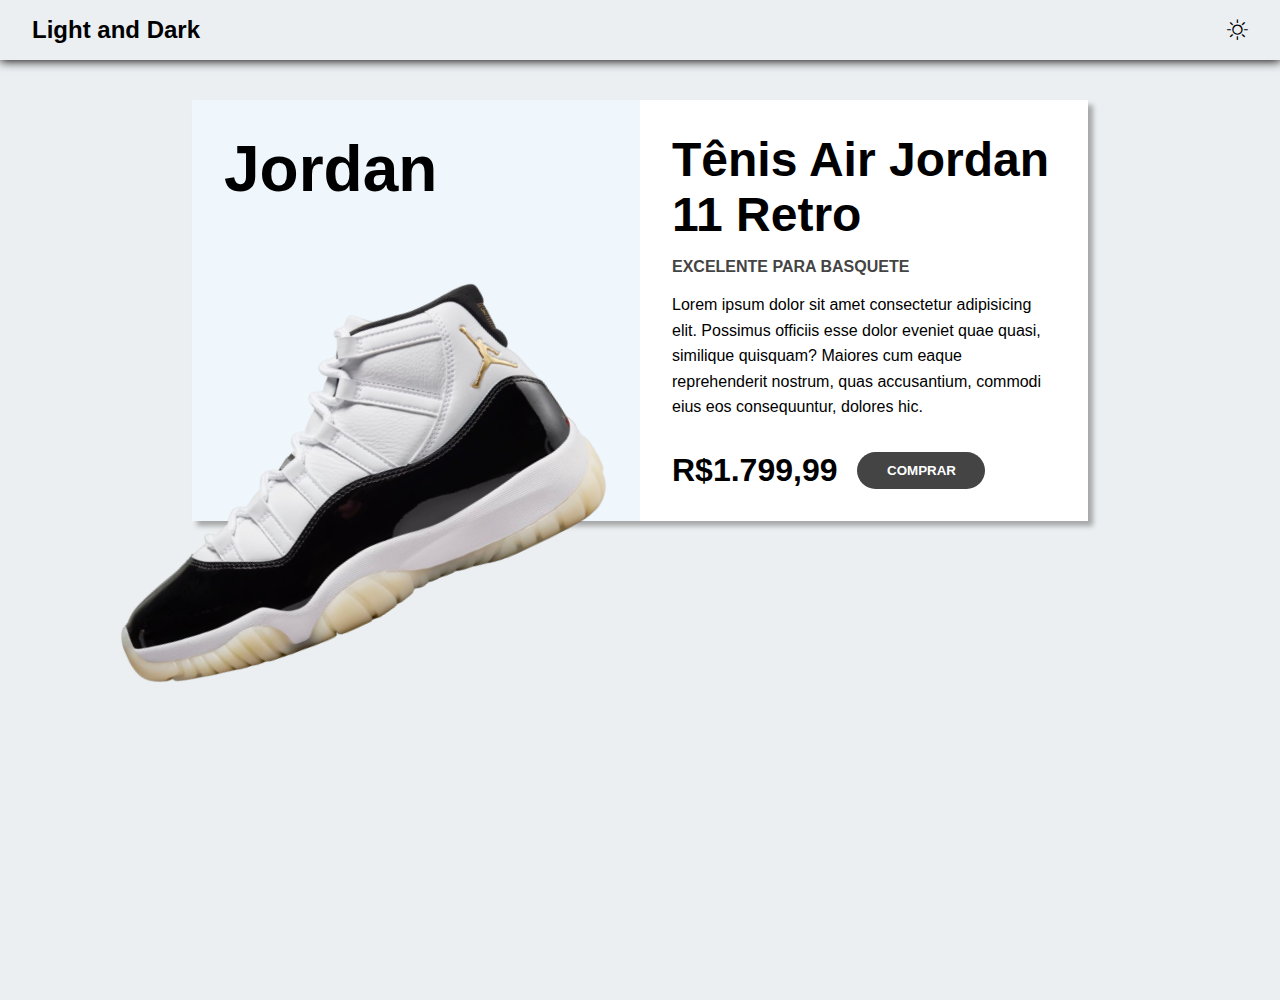
<file: index.html>
<!DOCTYPE html>
<html lang="en">
  <head>
    <meta charset="UTF-8" />
    <meta http-equiv="X-UA-Compatible" content="IE=edge" />
    <meta name="viewport" content="width=device-width, initial-scale=1.0" />
    <title>Dark Mode</title>
    <link
    rel="stylesheet"
    href="https://cdn.jsdelivr.net/npm/bootstrap-icons@1.8.3/font/bootstrap-icons.css"
  />
    <link rel="stylesheet" href="/css/darkmode.css" />
  
  </head>
  <body>
    <header>
      <h2>Light and Dark</h2>
      <div>
        <input type="checkbox" name="change-theme" id="change-theme" />
        <label for="change-theme">
          <i class="bi bi-sun"></i>
          <i class="bi bi-moon"></i
        ></label>
      </div>
    </header>
    <main>
      <div class="card">
        <div class="card-image">
          <span>Jordan</span>
          <img src="/img/tenis-PhotoRoom.png-PhotoRoom.png" alt="Tenis" />
        </div>
        <div class="card-details">
          <h2>Tênis Air Jordan 11 Retro</h2>
          <p class="subtitle">Excelente para basquete</p>
          <p class="description">
            Lorem ipsum dolor sit amet consectetur adipisicing elit. Possimus
            officiis esse dolor eveniet quae quasi, similique quisquam? Maiores
            cum eaque reprehenderit nostrum, quas accusantium, commodi eius eos
            consequuntur, dolores hic.
          </p>
          <div class="price-container">
            <span class="price">R$1.799,99</span>
            <button class="btn">Comprar</button>
          </div>
        </div>
      </div>
    </main>
    <script src="/js/script.js"></script>

  </body>
</html>
</file>
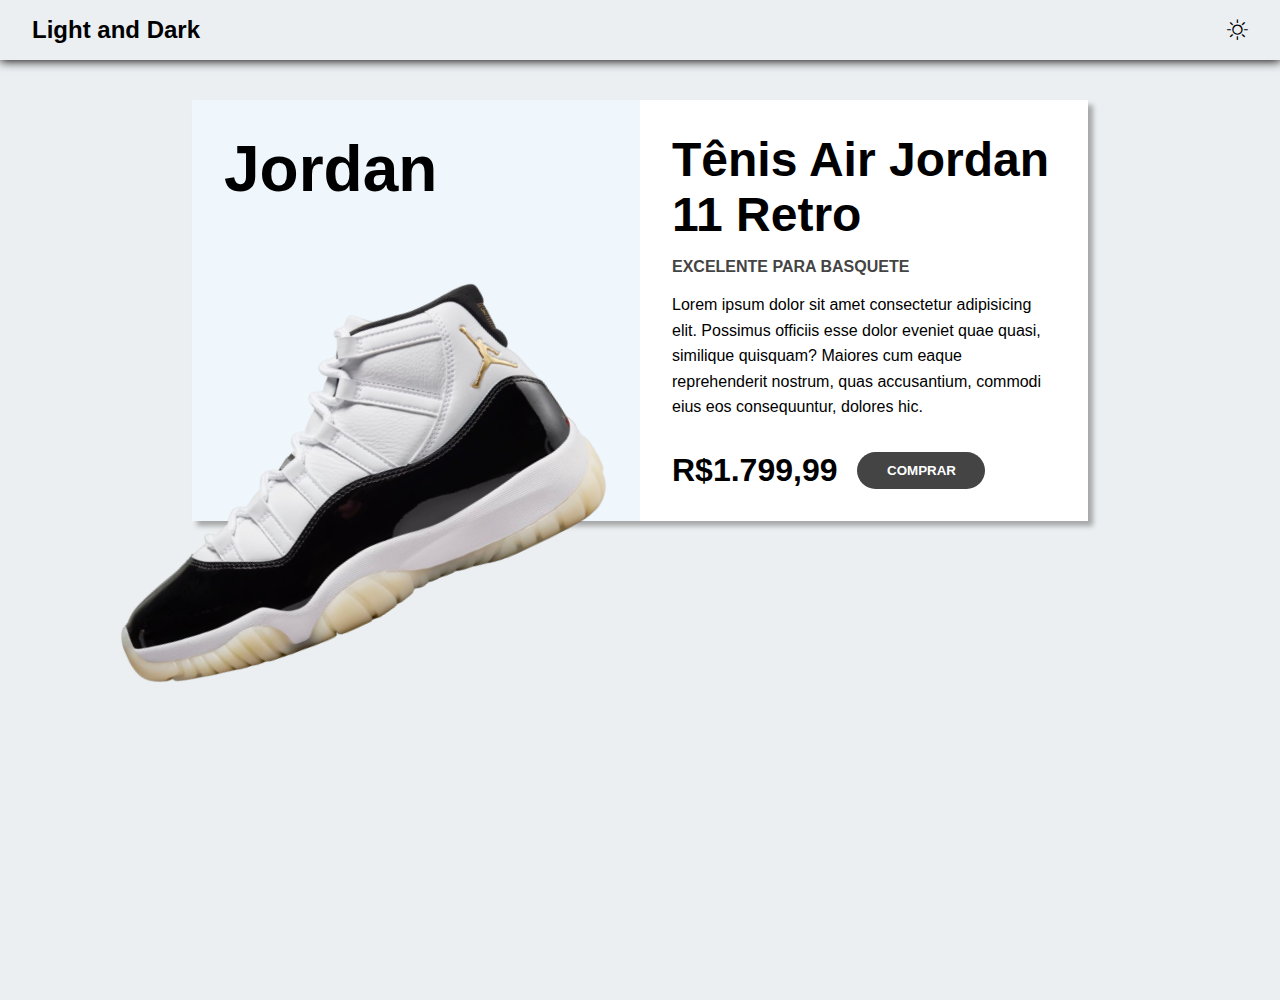
<file: darkmode.html>
<!DOCTYPE html>
<html lang="en">
  <head>
    <meta charset="UTF-8" />
    <meta http-equiv="X-UA-Compatible" content="IE=edge" />
    <meta name="viewport" content="width=device-width, initial-scale=1.0" />
    <title>Dark Mode</title>
    <link
    rel="stylesheet"
    href="https://cdn.jsdelivr.net/npm/bootstrap-icons@1.8.3/font/bootstrap-icons.css"
  />
    <link rel="stylesheet" href="/css/darkmode.css" />
  
  </head>
  <body>
    <header>
      <h2>Light and Dark</h2>
      <div>
        <input type="checkbox" name="change-theme" id="change-theme" />
        <label for="change-theme">
          <i class="bi bi-sun"></i>
          <i class="bi bi-moon"></i
        ></label>
      </div>
    </header>
    <main>
      <div class="card">
        <div class="card-image">
          <span>Jordan</span>
          <img src="/img/tenis-PhotoRoom.png-PhotoRoom.png" alt="Tenis" />
        </div>
        <div class="card-details">
          <h2>Tênis Air Jordan 11 Retro</h2>
          <p class="subtitle">Excelente para basquete</p>
          <p class="description">
            Lorem ipsum dolor sit amet consectetur adipisicing elit. Possimus
            officiis esse dolor eveniet quae quasi, similique quisquam? Maiores
            cum eaque reprehenderit nostrum, quas accusantium, commodi eius eos
            consequuntur, dolores hic.
          </p>
          <div class="price-container">
            <span class="price">R$1.799,99</span>
            <button class="btn">Comprar</button>
          </div>
        </div>
      </div>
    </main>
    <script src="/js/script.js"></script>

  </body>
</html>
</file>
<file: css/darkmode.css>
* {
  font-family: Helvetica;
  padding: 0;
  margin: 0;
  box-sizing: border-box;
}

html,
body {
  height: 1000px;
  background-color: #eceff1;
  transition: 0.3s;
}

input[type="checkbox"] {
  display: none;
}

.bi {
  font-size: 1.3rem;
  cursor: pointer;
}

.bi-moon {
  display: none;
}

header {
  display: flex;
  justify-content: space-between;
  align-items: center;
  background-color: #eceff1;
  box-shadow: 0.5px 0.5px 10px 0.5px #000;
  padding: 1rem 2rem;
  position: relative;
}

main {
  display: flex;
  justify-content: center;
}

.card {
  margin-top: 40px;
  display: flex;
  width: 70%;
  background-color: #ffffff;
  box-shadow: 5px 5px 5px 0px rgba(0, 0, 0, 0.3);
}

.card-image {
  padding: 2rem;
  width: 50%;
  position: relative;
  background-color: #eff7fc;
  overflow: visible;
}

.card-image span {
  font-size: 4rem;
  font-weight: 700;
}

.card img {
  width: 140%;
  transform: rotate(-25deg);
  position: absolute;
  right: -1rem;
  top: 3rem;
  right: 0.5rem;
  
}

.card-details {
  width: 50%;
  padding: 2rem;
}

.card-details h2 {
  font-size: 3rem;
  margin-bottom: 1rem;
}

.subtitle {
  color: #444;
  text-transform: uppercase;
  font-weight: bold;
  margin-bottom: 1rem;
}

.description {
  line-height: 1.6rem;
  margin-bottom: 2rem;
}

.price-container {
  display: flex;
  
}

.price {
  font-weight: 900;
  font-size: 2rem;
  margin-right: 10px;
}

.btn {
  background-color: #444;
  width: 8rem;
  padding: 5px 10px;
  border: none;
  border-radius: 2rem;
  color: #fff;
  font-weight: bold;
  text-transform: uppercase;
  cursor: pointer;
  margin-left: 10px;
}

/* Dark theme */
.dark,
.dark header {
  background-color: #263238;
  color: #fff;
}

.dark .bi-sun {
  display: none;
}

.dark .bi-moon {
  display: block;
}

.dark .card {
  background-color: #37474f;
}

.dark .card-image {
  background-color: #273035;
}

.dark .subtitle {
  color: #67b4f3;
}

.dark .description {
  color: #2196f3;
}

.dark .btn {
  background-color: #67b4f3;
}
</file>
